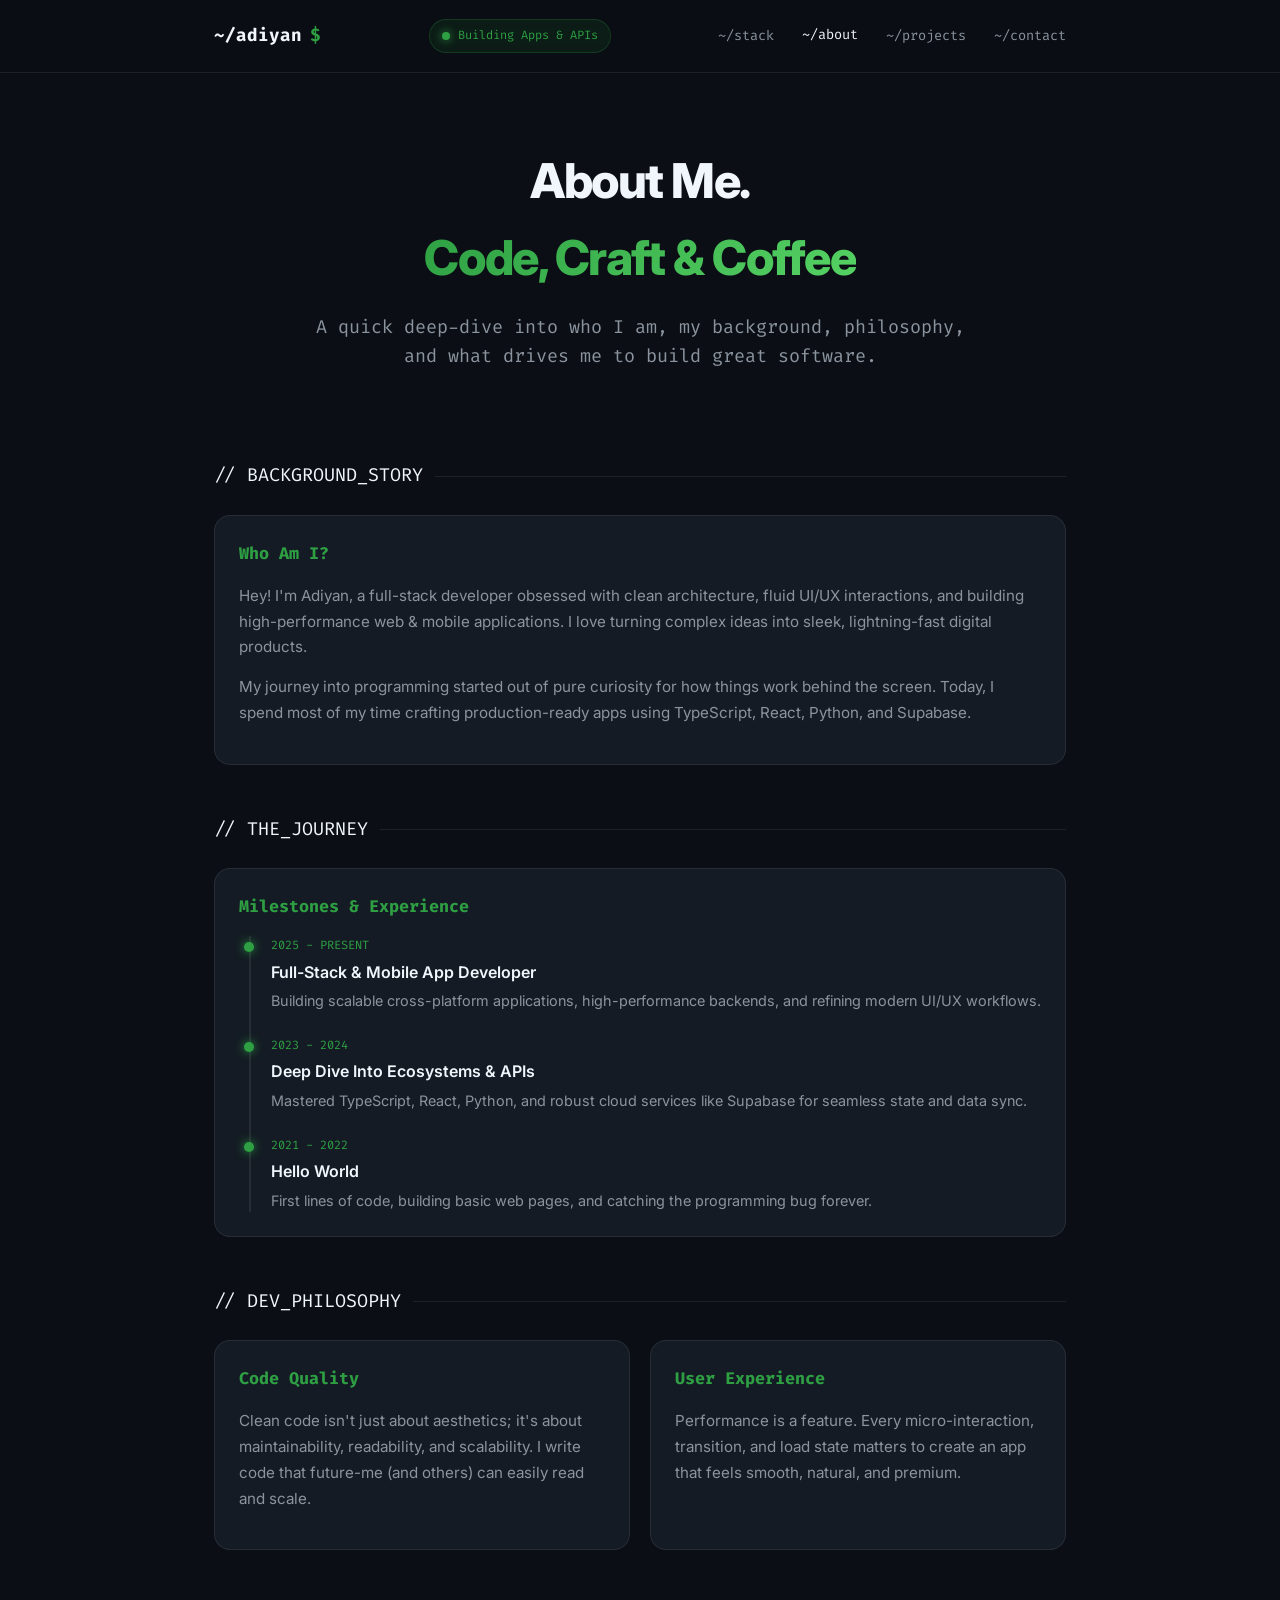
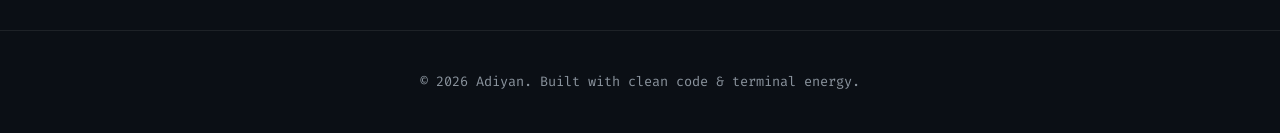
<file: about.html>
<!DOCTYPE html>
<html lang="en">
<head>
    <meta charset="UTF-8" />
    <meta name="viewport" content="width=device-width, initial-scale=1.0" />
    <title>Adiyan ~ /about</title>
    <link rel="preconnect" href="https://fonts.googleapis.com" />
    <link rel="preconnect" href="https://fonts.gstatic.com" crossorigin />
    <link href="https://fonts.googleapis.com/css2?family=Fira+Code:wght@400;500;600;700&family=Inter:wght@400;500;600;700;800&display=swap" rel="stylesheet" />
    <style>
        :root {
            --bg: #0b0f15;
            --card-bg: #141b24;
            --border: rgba(255, 255, 255, 0.08);
            --border-hover: rgba(46, 160, 67, 0.4);
            --text-main: #f0f6fc;
            --text-muted: #8b949e;
            --accent: #238636;
            --accent-bright: #2ea043;
            --font-sans: 'Inter', sans-serif;
            --font-mono: 'Fira Code', monospace;
            --apple-ease: cubic-bezier(0.16, 1, 0.3, 1);
        }

        *, *::before, *::after {
            box-sizing: border-box;
            margin: 0;
            padding: 0;
        }

        body {
            background-color: var(--bg);
            color: var(--text-main);
            font-family: var(--font-sans);
            -webkit-font-smoothing: antialiased;
            line-height: 1.6;
            overflow-x: hidden;
        }

        .container {
            width: 100%;
            max-width: 900px;
            margin: 0 auto;
            padding: 0 24px;
        }

        /* Navbar */
        .site-header {
            position: sticky;
            top: 0;
            left: 0;
            width: 100%;
            background: rgba(11, 15, 21, 0.85);
            backdrop-filter: blur(16px);
            -webkit-backdrop-filter: blur(16px);
            border-bottom: 1px solid var(--border);
            z-index: 1000;
        }

        .nav {
            display: flex;
            justify-content: space-between;
            align-items: center;
            height: 72px;
        }

        .brand {
            font-family: var(--font-mono);
            font-size: 1.1rem;
            font-weight: 700;
            color: var(--text-main);
            text-decoration: none;
            display: flex;
            align-items: center;
            gap: 8px;
            transition: transform 0.4s var(--apple-ease);
        }

        .brand:hover {
            transform: scale(1.03);
        }

        .brand span {
            color: var(--accent-bright);
        }

        .nav-links {
            display: flex;
            gap: 28px;
            align-items: center;
        }

        .nav-links a {
            font-family: var(--font-mono);
            font-size: 0.85rem;
            color: var(--text-muted);
            text-decoration: none;
            transition: color 0.3s var(--apple-ease), transform 0.3s var(--apple-ease);
        }

        .nav-links a:hover, .nav-links a.active {
            color: var(--text-main);
            transform: translateY(-1px);
        }

        .status-badge {
            display: inline-flex;
            align-items: center;
            gap: 8px;
            background: rgba(35, 134, 54, 0.12);
            border: 1px solid rgba(35, 134, 54, 0.3);
            padding: 6px 12px;
            border-radius: 999px;
            font-size: 0.75rem;
            font-family: var(--font-mono);
            color: var(--accent-bright);
        }

        .status-dot {
            width: 8px;
            height: 8px;
            background: var(--accent-bright);
            border-radius: 50%;
            box-shadow: 0 0 10px var(--accent-bright);
            animation: pulse 2s infinite;
        }

        @keyframes pulse {
            0% { opacity: 1; transform: scale(1); }
            50% { opacity: 0.4; transform: scale(0.95); }
            100% { opacity: 1; transform: scale(1); }
        }

        /* Hero */
        .hero-section {
            padding: 70px 0 40px 0;
            text-align: center;
        }

        .hero-title {
            font-size: 3rem;
            font-weight: 800;
            letter-spacing: -0.03em;
            color: var(--text-main);
            margin-bottom: 16px;
        }

        .hero-title span {
            background: linear-gradient(135deg, #2ea043 0%, #56d364 100%);
            -webkit-background-clip: text;
            -webkit-text-fill-color: transparent;
        }

        .hero-subtitle {
            font-family: var(--font-mono);
            font-size: 1.15rem;
            color: var(--text-muted);
            max-width: 650px;
            margin: 0 auto;
            line-height: 1.6;
        }

        /* Section Headings */
        .section-header {
            font-family: var(--font-mono);
            font-size: 1.15rem;
            color: var(--text-main);
            margin: 50px 0 24px 0;
            display: flex;
            align-items: center;
            gap: 12px;
        }

        .section-header::after {
            content: "";
            flex: 1;
            height: 1px;
            background: var(--border);
        }

        /* Bento Grid */
        .bento-grid {
            display: grid;
            grid-template-columns: repeat(2, 1fr);
            gap: 20px;
        }

        .bento-card {
            background: var(--card-bg);
            border: 1px solid var(--border);
            border-radius: 16px;
            padding: 24px;
            transition: transform 0.6s var(--apple-ease), border-color 0.4s var(--apple-ease), box-shadow 0.6s var(--apple-ease);
        }

        .bento-card:hover {
            border-color: var(--border-hover);
            transform: translateY(-6px) scale(1.01);
            box-shadow: 0 24px 48px -12px rgba(46, 160, 67, 0.15);
        }

        .bento-card.full {
            grid-column: span 2;
        }

        .bento-card h3 {
            font-family: var(--font-mono);
            font-size: 1.05rem;
            color: var(--accent-bright);
            margin-bottom: 16px;
            display: flex;
            align-items: center;
            gap: 8px;
        }

        .bento-card p {
            color: var(--text-muted);
            font-size: 0.95rem;
            line-height: 1.7;
            margin-bottom: 14px;
        }

        .bento-list {
            list-style: none;
            display: flex;
            flex-direction: column;
            gap: 14px;
        }

        .bento-list li {
            display: flex;
            flex-direction: column;
            gap: 2px;
        }

        .bento-list li b {
            font-family: var(--font-mono);
            font-size: 0.75rem;
            text-transform: uppercase;
            letter-spacing: 0.05em;
            color: var(--text-muted);
        }

        .bento-list li span {
            font-size: 0.95rem;
            color: var(--text-main);
        }

        /* Timeline / Journey */
        .timeline {
            position: relative;
            padding-left: 20px;
            margin-left: 10px;
            border-left: 2px solid var(--border);
            display: flex;
            flex-direction: column;
            gap: 24px;
        }

        .timeline-item {
            position: relative;
        }

        .timeline-item::before {
            content: '';
            position: absolute;
            left: -27px;
            top: 6px;
            width: 10px;
            height: 10px;
            background: var(--accent-bright);
            border-radius: 50%;
            box-shadow: 0 0 10px var(--accent-bright);
        }

        .timeline-date {
            font-family: var(--font-mono);
            font-size: 0.75rem;
            color: var(--accent-bright);
            margin-bottom: 4px;
        }

        .timeline-title {
            font-size: 1rem;
            font-weight: 600;
            color: var(--text-main);
            margin-bottom: 4px;
        }

        .timeline-desc {
            font-size: 0.9rem;
            color: var(--text-muted);
        }

        /* Footer */
        .site-footer {
            margin-top: 80px;
            border-top: 1px solid var(--border);
            padding: 40px 0;
            text-align: center;
        }

        .site-footer p {
            font-family: var(--font-mono);
            font-size: 0.85rem;
            color: var(--text-muted);
        }

        @media (max-width: 900px) {
            .bento-grid {
                grid-template-columns: 1fr;
            }
            .bento-card.full {
                grid-column: span 1;
            }
            .nav-links {
                display: none;
            }
            .hero-title {
                font-size: 2.2rem;
            }
        }
    </style>
</head>
<body>

    <!-- NAVBAR -->
    <header class="site-header">
        <div class="container nav">
            <a class="brand" href="index.html">~/adiyan<span>$</span></a>
            <div class="status-badge">
                <span class="status-dot"></span>
                Building Apps & APIs
            </div>
            <nav class="nav-links">
                <a href="index.html#stack">~/stack</a>
                <a href="about.html" class="active">~/about</a>
                <a href="projects.html">~/projects</a>
                <a href="index.html#contact">~/contact</a>
            </nav>
        </div>
    </header>

    <main class="container">

        <!-- HERO SECTION -->
        <section class="hero-section">
            <h1 class="hero-title">About Me. <br><span>Code, Craft & Coffee</span></h1>
            <p class="hero-subtitle">A quick deep-dive into who I am, my background, philosophy, and what drives me to build great software.</p>
        </section>

        <!-- BIO OVERVIEW -->
        <div class="section-header">// BACKGROUND_STORY</div>
        <div class="bento-grid">
            <div class="bento-card full">
                <h3>Who Am I?</h3>
                <p>Hey! I'm Adiyan, a full-stack developer obsessed with clean architecture, fluid UI/UX interactions, and building high-performance web & mobile applications. I love turning complex ideas into sleek, lightning-fast digital products.</p>
                <p>My journey into programming started out of pure curiosity for how things work behind the screen. Today, I spend most of my time crafting production-ready apps using TypeScript, React, Python, and Supabase.</p>
            </div>
        </div>

        <!-- TIMELINE / JOURNEY -->
        <div class="section-header">// THE_JOURNEY</div>
        <div class="bento-grid">
            <div class="bento-card full">
                <h3>Milestones & Experience</h3>
                <div class="timeline" style="margin-top: 16px;">
                    <div class="timeline-item">
                        <div class="timeline-date">2025 - PRESENT</div>
                        <div class="timeline-title">Full-Stack & Mobile App Developer</div>
                        <div class="timeline-desc">Building scalable cross-platform applications, high-performance backends, and refining modern UI/UX workflows.</div>
                    </div>
                    <div class="timeline-item">
                        <div class="timeline-date">2023 - 2024</div>
                        <div class="timeline-title">Deep Dive Into Ecosystems & APIs</div>
                        <div class="timeline-desc">Mastered TypeScript, React, Python, and robust cloud services like Supabase for seamless state and data sync.</div>
                    </div>
                    <div class="timeline-item">
                        <div class="timeline-date">2021 - 2022</div>
                        <div class="timeline-title">Hello World</div>
                        <div class="timeline-desc">First lines of code, building basic web pages, and catching the programming bug forever.</div>
                    </div>
                </div>
            </div>
        </div>

        <!-- PHILOSOPHY & VALUES -->
        <div class="section-header">// DEV_PHILOSOPHY</div>
        <div class="bento-grid">
            <div class="bento-card">
                <h3>Code Quality</h3>
                <p>Clean code isn't just about aesthetics; it's about maintainability, readability, and scalability. I write code that future-me (and others) can easily read and scale.</p>
            </div>
            <div class="bento-card">
                <h3>User Experience</h3>
                <p>Performance is a feature. Every micro-interaction, transition, and load state matters to create an app that feels smooth, natural, and premium.</p>
            </div>
        </div>

    </main>

    <!-- FOOTER -->
    <footer class="site-footer">
        <p>© 2026 Adiyan. Built with clean code & terminal energy.</p>
    </footer>

</body>
</html>
</file>
